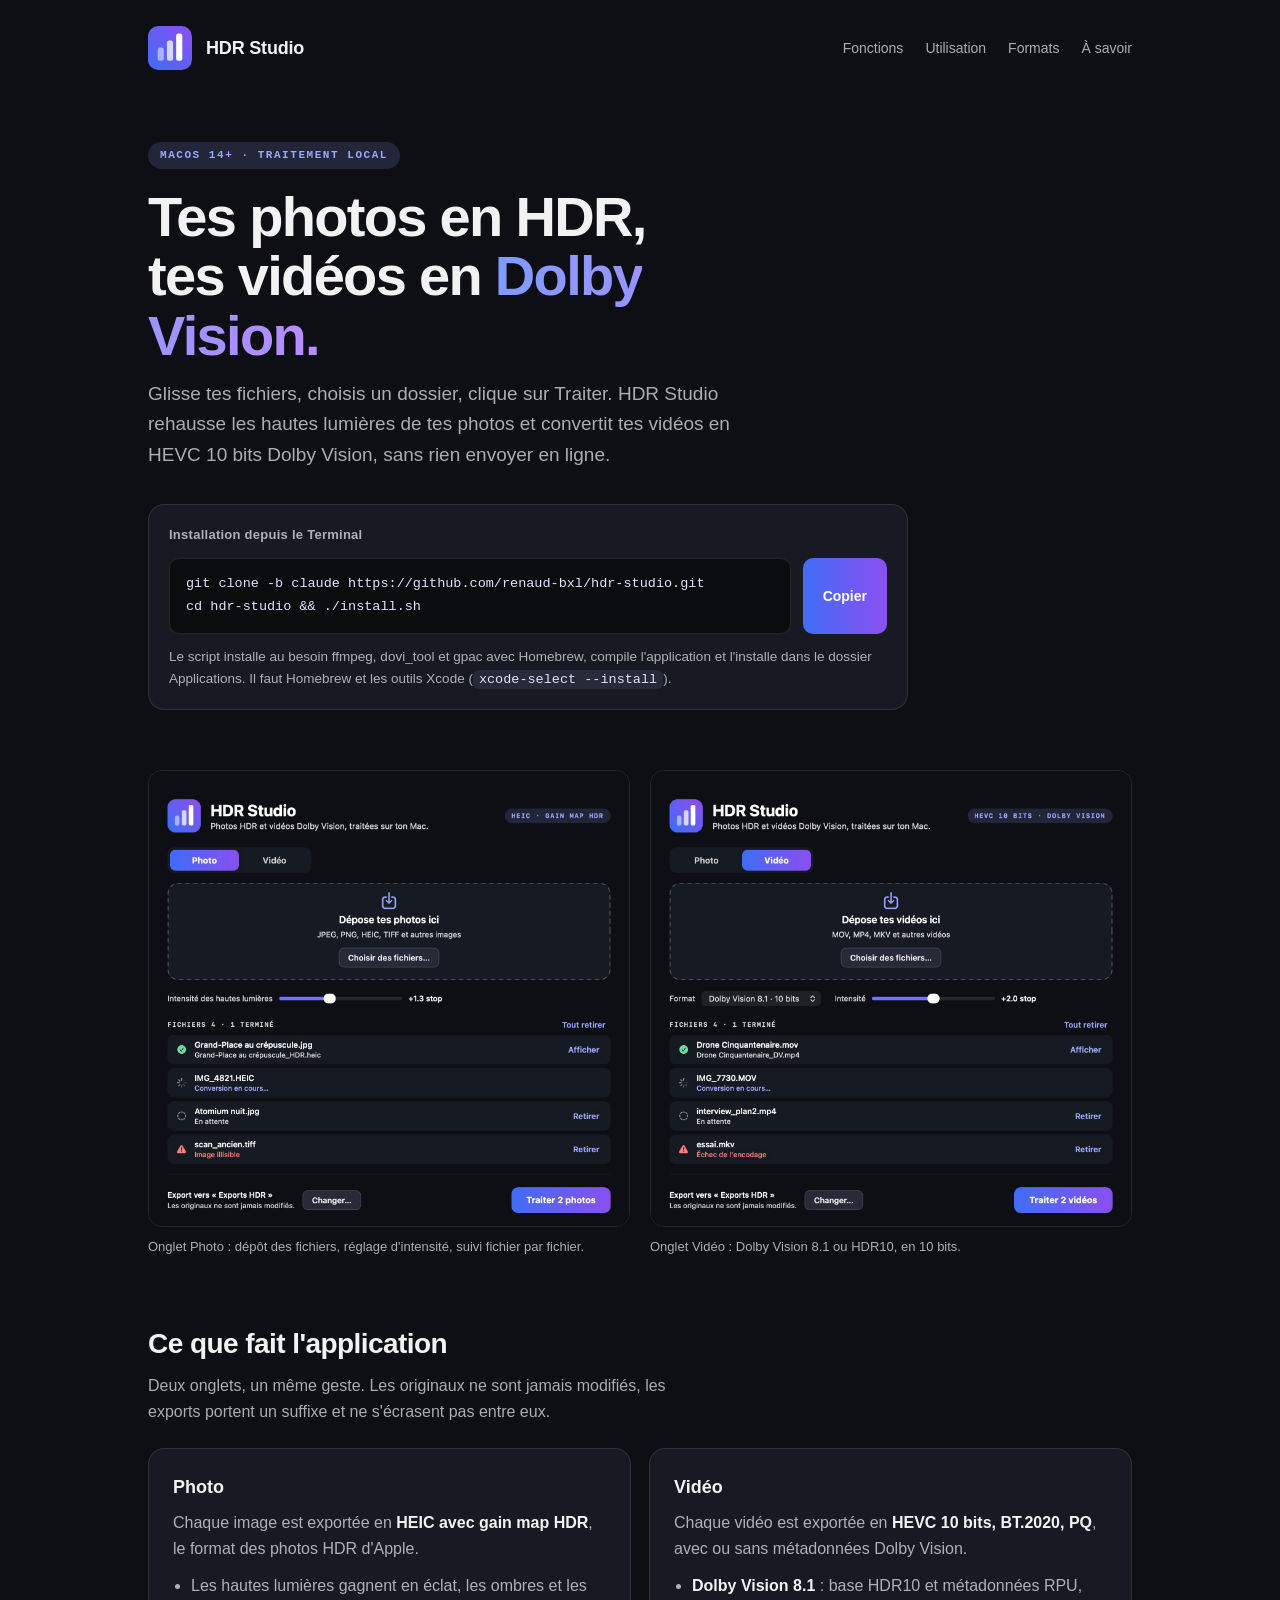
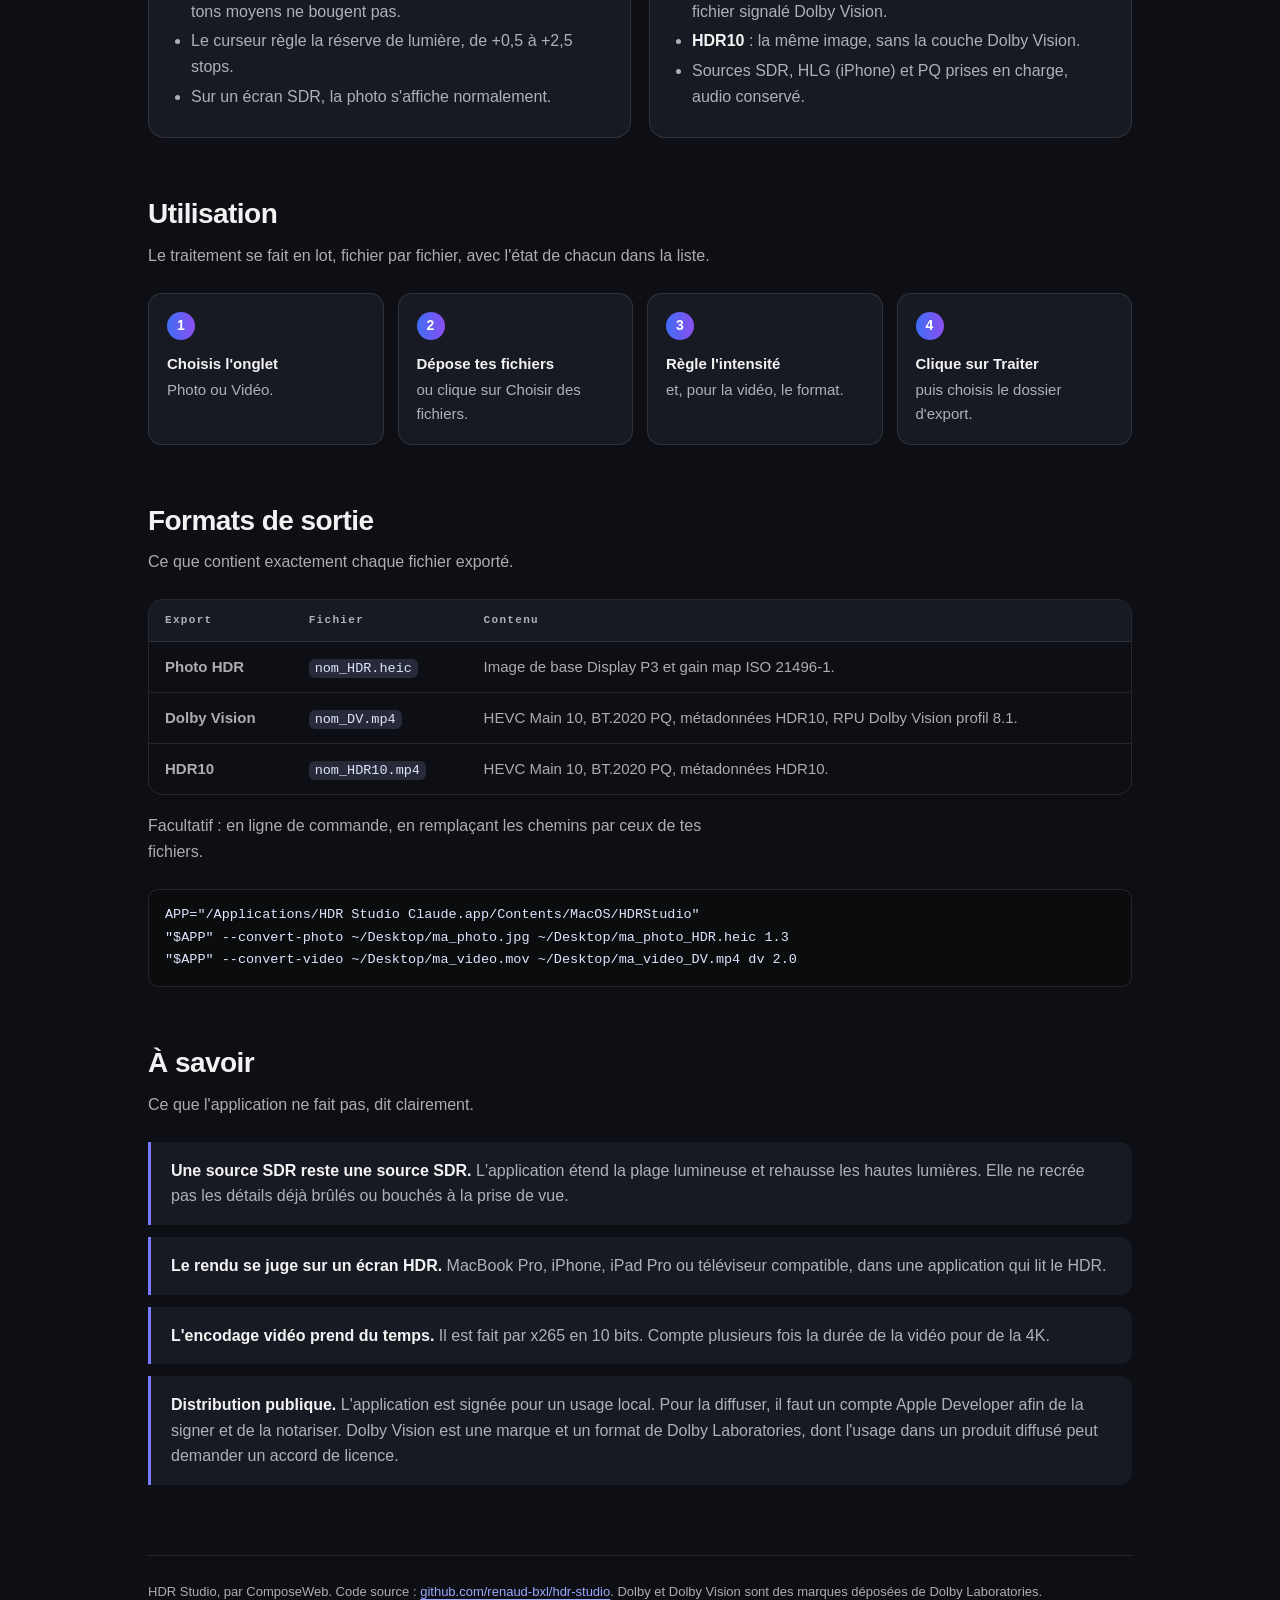
<file: docs/index.html>
<!DOCTYPE html>
<html lang="fr">
<head>
<meta charset="utf-8">
<meta name="viewport" content="width=device-width, initial-scale=1">
<title>HDR Studio, photos HDR et vidéos Dolby Vision sur Mac</title>
<meta name="description" content="HDR Studio transforme tes photos en HEIC HDR et tes vidéos en Dolby Vision 10 bits, directement sur ton Mac.">
<link rel="icon" href="data:image/svg+xml,%3Csvg xmlns='http://www.w3.org/2000/svg' viewBox='0 0 100 100'%3E%3Cdefs%3E%3ClinearGradient id='g' x1='0' y1='1' x2='1' y2='0'%3E%3Cstop offset='0' stop-color='%233f6df6'/%3E%3Cstop offset='1' stop-color='%238b4ff0'/%3E%3C/linearGradient%3E%3C/defs%3E%3Crect width='100' height='100' rx='24' fill='url(%23g)'/%3E%3Crect x='22' y='49' width='14' height='30' rx='5' fill='%23fff' opacity='.5'/%3E%3Crect x='43' y='33' width='14' height='46' rx='5' fill='%23fff' opacity='.75'/%3E%3Crect x='64' y='17' width='14' height='62' rx='5' fill='%23fff'/%3E%3C/svg%3E">
<style>
  :root {
    --bg: #0e0f15; --panel: #181a23; --panel-hi: #272a38; --line: rgba(255,255,255,.10);
    --text: rgba(255,255,255,.95); --dim: rgba(255,255,255,.66); --accent: #9aa8ff; --on-accent: #fff;
    --grad: linear-gradient(90deg, #3f6df6, #8b4ff0); --code: #dfe4ff;
    --ok: #6edb9e;
  }
  * { box-sizing: border-box; }
  html { scroll-behavior: smooth; }
  body {
    margin: 0; background: var(--bg); color: var(--text);
    font: 16px/1.6 -apple-system, BlinkMacSystemFont, "SF Pro Text", "Segoe UI", Roboto, sans-serif;
    -webkit-font-smoothing: antialiased;
  }
  a { color: var(--accent); text-decoration-thickness: 1px; text-underline-offset: 3px; }
  .wrap { max-width: 1040px; margin: 0 auto; padding: 0 28px; }
  header.top { display: flex; align-items: center; gap: 14px; padding: 26px 0; }
  header.top svg { width: 44px; height: 44px; flex: none; }
  header.top strong { font-size: 18px; letter-spacing: -.01em; }
  header.top nav { margin-left: auto; display: flex; gap: 22px; font-size: 14px; }
  header.top nav a { color: var(--dim); text-decoration: none; }
  header.top nav a:hover { color: var(--text); }

  .hero { padding: 44px 0 30px; display: grid; grid-template-columns: 1fr; gap: 34px; }
  .hero > * { min-width: 0; }
  .tag {
    display: inline-block; font: 600 11px/1 ui-monospace, "SF Mono", Menlo, monospace; letter-spacing: .14em;
    color: var(--accent); background: rgba(154,168,255,.15); padding: 8px 12px; border-radius: 999px;
  }
  h1 span { background: linear-gradient(90deg, #7f9bff, #b98cff); -webkit-background-clip: text; background-clip: text; color: transparent; }
  h1 { overflow-wrap: break-word; font-size: clamp(32px, 5.4vw, 56px); line-height: 1.06; letter-spacing: -.03em; margin: 18px 0 14px; max-width: 16ch; }
  .lead { font-size: 19px; color: var(--dim); max-width: 60ch; margin: 0; }

  .install { background: var(--panel); border: 1px solid var(--line); border-radius: 16px; padding: 20px; max-width: 760px; }
  .install h2 { font-size: 13px; font-weight: 600; color: var(--dim); margin: 0 0 12px; letter-spacing: .02em; }
  .cmd { display: flex; gap: 12px; align-items: stretch; }
  pre {
    margin: 0; flex: 1; min-width: 0; overflow-x: auto; background: #0b0c0e; border: 1px solid var(--line);
    border-radius: 10px; padding: 14px 16px; font: 13.5px/1.7 ui-monospace, "SF Mono", Menlo, monospace; color: var(--code);
  }
  button.copy {
    border: 0; border-radius: 10px; padding: 0 20px; background: var(--grad); color: var(--on-accent);
    font: 700 14px -apple-system, BlinkMacSystemFont, sans-serif; cursor: pointer; white-space: nowrap;
  }
  button.copy:hover { filter: brightness(1.1); }
  button.copy:focus-visible, a:focus-visible { outline: 2px solid #fff; outline-offset: 2px; }
  .install p { margin: 12px 0 0; font-size: 13.5px; color: var(--dim); }

  .shots { display: grid; grid-template-columns: 1fr 1fr; gap: 20px; padding: 30px 0 10px; }
  .shots figure { margin: 0; }
  .shots img { width: 100%; display: block; border-radius: 14px; border: 1px solid var(--line); }
  .shots figcaption { font-size: 13px; color: var(--dim); margin-top: 10px; }

  section { padding: 54px 0 0; }
  h2.sec { font-size: 28px; letter-spacing: -.02em; margin: 0 0 6px; }
  p.sub { color: var(--dim); margin: 0 0 24px; max-width: 64ch; }
  .grid { display: grid; grid-template-columns: repeat(2, 1fr); gap: 18px; }
  .card { background: var(--panel); border: 1px solid var(--line); border-radius: 16px; padding: 24px; }
  .card h3 { margin: 0 0 8px; font-size: 18px; }
  .card p { margin: 0 0 12px; color: var(--dim); }
  .card ul { margin: 0; padding-left: 18px; color: var(--dim); }
  .card li { margin: 4px 0; }
  .card li b, .card p b { color: var(--text); font-weight: 600; }

  ol.steps { list-style: none; counter-reset: s; margin: 0; padding: 0; display: grid; grid-template-columns: repeat(4, 1fr); gap: 14px; }
  ol.steps li { counter-increment: s; background: var(--panel); border: 1px solid var(--line); border-radius: 14px; padding: 18px; color: var(--dim); font-size: 15px; }
  ol.steps li::before {
    content: counter(s); display: grid; place-items: center; width: 28px; height: 28px; border-radius: 50%;
    background: var(--grad); color: var(--on-accent); font-weight: 700; font-size: 14px; margin-bottom: 12px;
  }
  ol.steps b { color: var(--text); display: block; margin-bottom: 2px; }

  .tablewrap { overflow-x: auto; border: 1px solid var(--line); border-radius: 14px; }
  table { border-collapse: collapse; width: 100%; min-width: 620px; font-size: 15px; }
  th, td { text-align: left; padding: 13px 16px; border-bottom: 1px solid var(--line); vertical-align: top; }
  th { font: 600 11px/1.4 ui-monospace, "SF Mono", Menlo, monospace; letter-spacing: .12em; color: var(--dim); background: var(--panel); }
  tr:last-child td { border-bottom: 0; }
  td:first-child { font-weight: 600; white-space: nowrap; }
  td { color: var(--dim); }
  code { font: 13.5px ui-monospace, "SF Mono", Menlo, monospace; background: var(--panel-hi); padding: 2px 6px; border-radius: 6px; color: var(--code); }

  .notes { display: grid; gap: 12px; }
  .note { border-left: 3px solid #7a7cff; background: var(--panel); border-radius: 0 12px 12px 0; padding: 16px 20px; color: var(--dim); }
  .note b { color: var(--text); }

  footer { margin-top: 70px; border-top: 1px solid var(--line); padding: 26px 0 50px; color: var(--dim); font-size: 13px; }

  @media (max-width: 820px) {
    .shots, .grid { grid-template-columns: 1fr; }
    ol.steps { grid-template-columns: 1fr 1fr; }
    header.top nav { display: none; }
    .cmd { flex-direction: column; }
    .wrap { padding: 0 18px; }
    pre { font-size: 12.5px; }
    button.copy { padding: 12px 18px; }
  }
</style>
</head>
<body>
<div class="wrap">

  <header class="top">
    <svg viewBox="0 0 100 100" width="44" height="44" aria-hidden="true"><defs><linearGradient id="lg" x1="0" y1="1" x2="1" y2="0"><stop offset="0" stop-color="#3f6df6"/><stop offset="1" stop-color="#8b4ff0"/></linearGradient></defs><rect width="100" height="100" rx="24" fill="url(#lg)"/><rect x="22" y="49" width="14" height="30" rx="5" fill="#fff" opacity=".5"/><rect x="43" y="33" width="14" height="46" rx="5" fill="#fff" opacity=".75"/><rect x="64" y="17" width="14" height="62" rx="5" fill="#fff"/></svg>
    <strong>HDR Studio</strong>
    <nav>
      <a href="#fonctions">Fonctions</a>
      <a href="#utilisation">Utilisation</a>
      <a href="#formats">Formats</a>
      <a href="#limites">À savoir</a>
    </nav>
  </header>

  <div class="hero">
    <div>
      <span class="tag">MACOS 14+ · TRAITEMENT LOCAL</span>
      <h1>Tes photos en HDR, tes vidéos en <span>Dolby Vision.</span></h1>
      <p class="lead">Glisse tes fichiers, choisis un dossier, clique sur Traiter. HDR Studio rehausse les hautes lumières de tes photos et convertit tes vidéos en HEVC 10 bits Dolby Vision, sans rien envoyer en ligne.</p>
    </div>

    <div class="install" id="installer">
      <h2>Installation depuis le Terminal</h2>
      <div class="cmd">
        <pre id="cmd">git clone -b claude https://github.com/renaud-bxl/hdr-studio.git
cd hdr-studio &amp;&amp; ./install.sh</pre>
        <button class="copy" id="copy" type="button">Copier</button>
      </div>
      <p>Le script installe au besoin ffmpeg, dovi_tool et gpac avec Homebrew, compile l'application et l'installe dans le dossier Applications. Il faut Homebrew et les outils Xcode (<code>xcode-select --install</code>).</p>
    </div>
  </div>

  <div class="shots">
    <figure>
      <img src="capture-photo.jpg" alt="Onglet Photo de HDR Studio avec une liste de fichiers en cours de traitement" loading="lazy">
      <figcaption>Onglet Photo : dépôt des fichiers, réglage d'intensité, suivi fichier par fichier.</figcaption>
    </figure>
    <figure>
      <img src="capture-video.jpg" alt="Onglet Vidéo de HDR Studio avec le choix du format Dolby Vision" loading="lazy">
      <figcaption>Onglet Vidéo : Dolby Vision 8.1 ou HDR10, en 10 bits.</figcaption>
    </figure>
  </div>

  <section id="fonctions">
    <h2 class="sec">Ce que fait l'application</h2>
    <p class="sub">Deux onglets, un même geste. Les originaux ne sont jamais modifiés, les exports portent un suffixe et ne s'écrasent pas entre eux.</p>
    <div class="grid">
      <div class="card">
        <h3>Photo</h3>
        <p>Chaque image est exportée en <b>HEIC avec gain map HDR</b>, le format des photos HDR d'Apple.</p>
        <ul>
          <li>Les hautes lumières gagnent en éclat, les ombres et les tons moyens ne bougent pas.</li>
          <li>Le curseur règle la réserve de lumière, de +0,5 à +2,5 stops.</li>
          <li>Sur un écran SDR, la photo s'affiche normalement.</li>
        </ul>
      </div>
      <div class="card">
        <h3>Vidéo</h3>
        <p>Chaque vidéo est exportée en <b>HEVC 10 bits, BT.2020, PQ</b>, avec ou sans métadonnées Dolby Vision.</p>
        <ul>
          <li><b>Dolby Vision 8.1</b> : base HDR10 et métadonnées RPU, fichier signalé Dolby Vision.</li>
          <li><b>HDR10</b> : la même image, sans la couche Dolby Vision.</li>
          <li>Sources SDR, HLG (iPhone) et PQ prises en charge, audio conservé.</li>
        </ul>
      </div>
    </div>
  </section>

  <section id="utilisation">
    <h2 class="sec">Utilisation</h2>
    <p class="sub">Le traitement se fait en lot, fichier par fichier, avec l'état de chacun dans la liste.</p>
    <ol class="steps">
      <li><b>Choisis l'onglet</b>Photo ou Vidéo.</li>
      <li><b>Dépose tes fichiers</b>ou clique sur Choisir des fichiers.</li>
      <li><b>Règle l'intensité</b>et, pour la vidéo, le format.</li>
      <li><b>Clique sur Traiter</b>puis choisis le dossier d'export.</li>
    </ol>
  </section>

  <section id="formats">
    <h2 class="sec">Formats de sortie</h2>
    <p class="sub">Ce que contient exactement chaque fichier exporté.</p>
    <div class="tablewrap">
      <table>
        <thead><tr><th>Export</th><th>Fichier</th><th>Contenu</th></tr></thead>
        <tbody>
          <tr><td>Photo HDR</td><td><code>nom_HDR.heic</code></td><td>Image de base Display P3 et gain map ISO 21496-1.</td></tr>
          <tr><td>Dolby Vision</td><td><code>nom_DV.mp4</code></td><td>HEVC Main 10, BT.2020 PQ, métadonnées HDR10, RPU Dolby Vision profil 8.1.</td></tr>
          <tr><td>HDR10</td><td><code>nom_HDR10.mp4</code></td><td>HEVC Main 10, BT.2020 PQ, métadonnées HDR10.</td></tr>
        </tbody>
      </table>
    </div>
    <p class="sub" style="margin-top:18px">Facultatif : en ligne de commande, en remplaçant les chemins par ceux de tes fichiers.</p>
    <pre>APP="/Applications/HDR Studio Claude.app/Contents/MacOS/HDRStudio"
"$APP" --convert-photo ~/Desktop/ma_photo.jpg ~/Desktop/ma_photo_HDR.heic 1.3
"$APP" --convert-video ~/Desktop/ma_video.mov ~/Desktop/ma_video_DV.mp4 dv 2.0</pre>
  </section>

  <section id="limites">
    <h2 class="sec">À savoir</h2>
    <p class="sub">Ce que l'application ne fait pas, dit clairement.</p>
    <div class="notes">
      <div class="note"><b>Une source SDR reste une source SDR.</b> L'application étend la plage lumineuse et rehausse les hautes lumières. Elle ne recrée pas les détails déjà brûlés ou bouchés à la prise de vue.</div>
      <div class="note"><b>Le rendu se juge sur un écran HDR.</b> MacBook Pro, iPhone, iPad Pro ou téléviseur compatible, dans une application qui lit le HDR.</div>
      <div class="note"><b>L'encodage vidéo prend du temps.</b> Il est fait par x265 en 10 bits. Compte plusieurs fois la durée de la vidéo pour de la 4K.</div>
      <div class="note"><b>Distribution publique.</b> L'application est signée pour un usage local. Pour la diffuser, il faut un compte Apple Developer afin de la signer et de la notariser. Dolby Vision est une marque et un format de Dolby Laboratories, dont l'usage dans un produit diffusé peut demander un accord de licence.</div>
    </div>
  </section>

  <footer>
    HDR Studio, par ComposeWeb. Code source : <a href="https://github.com/renaud-bxl/hdr-studio/tree/claude">github.com/renaud-bxl/hdr-studio</a>.
    Dolby et Dolby Vision sont des marques déposées de Dolby Laboratories.
  </footer>
</div>

<script>
  const btn = document.getElementById('copy');
  btn.addEventListener('click', async () => {
    const text = document.getElementById('cmd').innerText;
    try {
      await navigator.clipboard.writeText(text);
    } catch (e) {
      const r = document.createRange();
      r.selectNodeContents(document.getElementById('cmd'));
      const s = getSelection(); s.removeAllRanges(); s.addRange(r);
      document.execCommand('copy'); s.removeAllRanges();
    }
    btn.textContent = 'Copié';
    setTimeout(() => { btn.textContent = 'Copier'; }, 1600);
  });
</script>
</body>
</html>
</file>
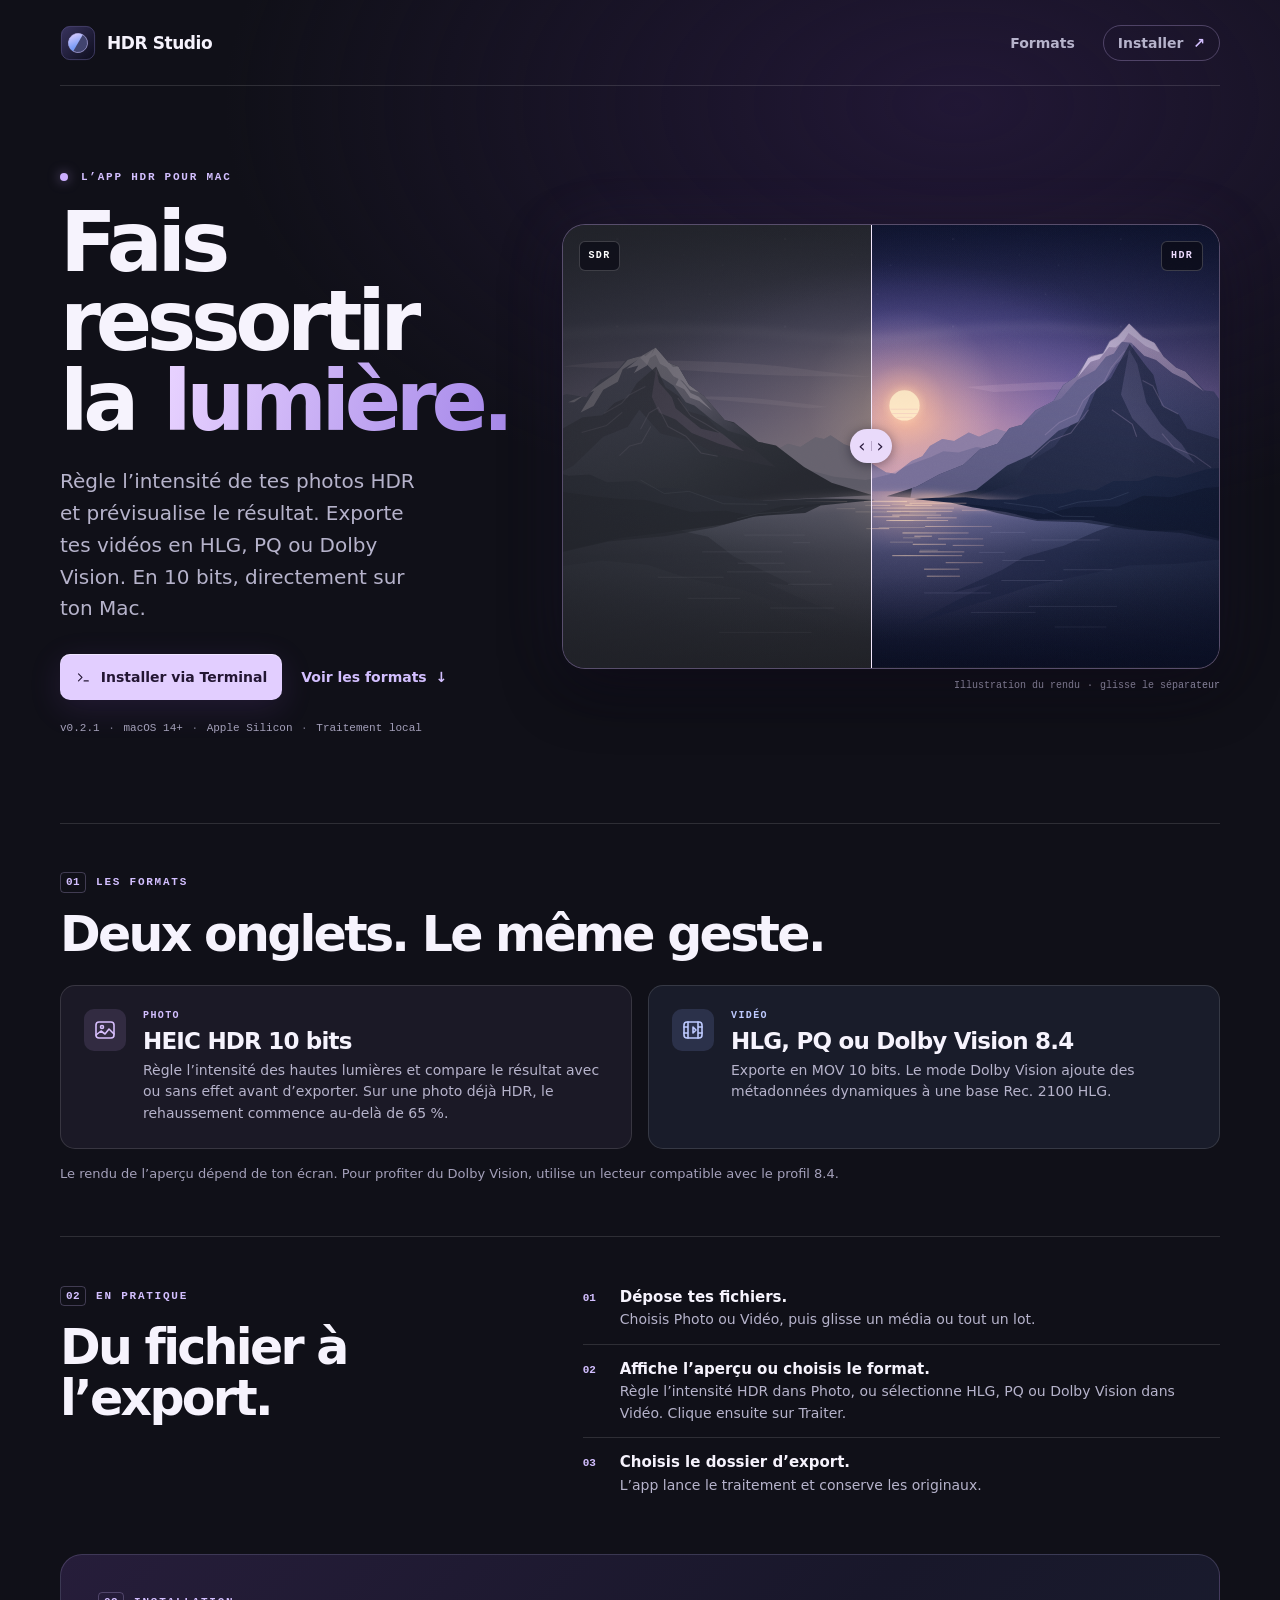
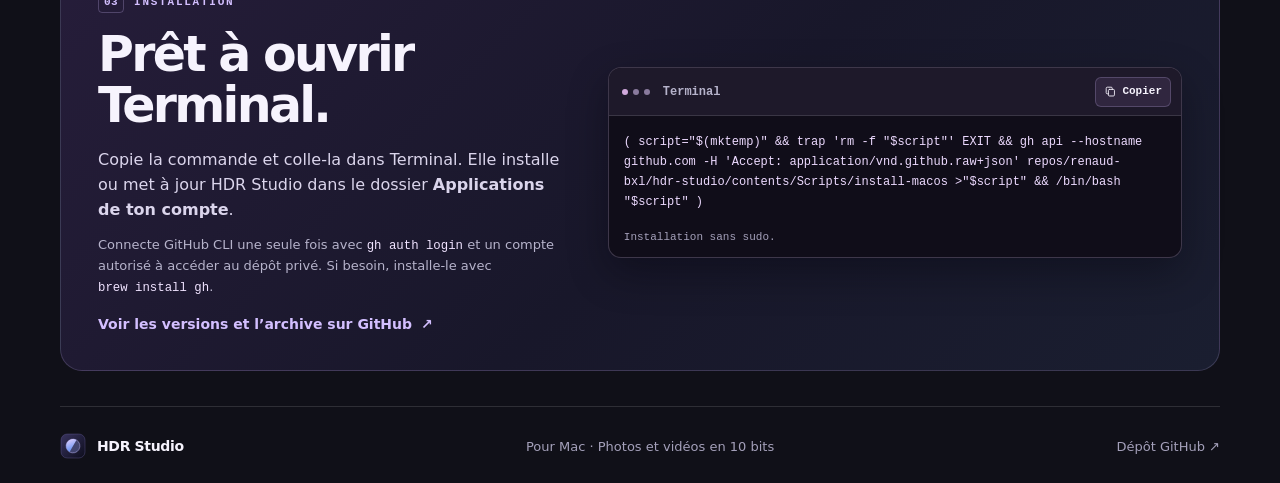
<file: Website/index.html>
<!doctype html>
<html lang="fr">
<head>
  <meta charset="utf-8">
  <meta name="viewport" content="width=device-width, initial-scale=1">
  <meta name="theme-color" content="#101018">
  <meta name="description" content="HDR Studio : règle et prévisualise tes photos HDR sur Mac, et exporte tes vidéos en Rec. 2100 HLG, PQ ou Dolby Vision 8.4.">
  <title>HDR Studio — Photos et vidéos HDR sur Mac</title>
  <link rel="icon" type="image/svg+xml" href="assets/icon.svg">
  <link rel="stylesheet" href="style.css">
  <script src="site.js" defer></script>
</head>
<body>
  <a class="skip" href="#contenu">Aller au contenu</a>
  <header class="top wrap">
    <a class="wordmark" href="#contenu"><img src="assets/icon.svg" width="36" height="36" alt="">HDR Studio</a>
    <nav aria-label="Navigation principale">
      <a class="nav-formats" href="#formats">Formats</a>
      <a class="nav-install" href="#installer">Installer <span aria-hidden="true">↗</span></a>
    </nav>
  </header>

  <main id="contenu">
    <section class="hero wrap" aria-labelledby="titre">
      <div class="hero-copy">
        <p class="eyebrow"><span class="signal" aria-hidden="true"></span> L’APP HDR POUR MAC</p>
        <h1 id="titre">Fais ressortir<br>la <em>lumière.</em></h1>
        <p class="lead">Règle l’intensité de tes photos HDR et prévisualise le résultat. Exporte tes vidéos en HLG, PQ ou Dolby Vision. En 10 bits, directement sur ton Mac.</p>
        <div class="actions">
          <a class="button primary" href="#installer"><svg aria-hidden="true" viewBox="0 0 24 24"><path d="m5 7 5 5-5 5m8 0h6"/></svg> Installer via Terminal</a>
          <a class="text-link" href="#formats">Voir les formats <span aria-hidden="true">↓</span></a>
        </div>
        <p class="compat">v0.2.1 <span aria-hidden="true">·</span> macOS 14+ <span aria-hidden="true">·</span> Apple Silicon <span aria-hidden="true">·</span> Traitement local</p>
      </div>

      <figure class="comparison">
        <div class="comparison-frame" id="comparison">
          <div class="scene scene-sdr" aria-hidden="true"></div>
          <div class="scene scene-hdr" aria-hidden="true"></div>
          <span class="image-label sdr" aria-hidden="true">SDR</span>
          <span class="image-label hdr" aria-hidden="true">HDR</span>
          <div class="divider" aria-hidden="true"><span>‹ <b></b> ›</span></div>
          <input type="range" id="split" min="0" max="100" value="47" aria-label="Position du séparateur de l’illustration SDR et HDR" aria-describedby="demo-note">
        </div>
        <figcaption id="demo-note">Illustration du rendu <span aria-hidden="true">·</span> glisse le séparateur</figcaption>
      </figure>
    </section>

    <section id="formats" class="formats wrap" aria-labelledby="formats-titre">
      <p class="eyebrow"><span class="index">01</span> LES FORMATS</p>
      <h2 id="formats-titre">Deux onglets. Le même geste.</h2>
      <div class="format-grid">
        <article class="format photo">
          <span class="format-icon"><svg aria-hidden="true" viewBox="0 0 24 24"><rect x="3" y="4" width="18" height="16" rx="3"/><circle cx="9" cy="9" r="1.5"/><path d="m3 17 5-4 4 3 4-5 5 5"/></svg></span>
          <div>
            <p class="format-kind">PHOTO</p>
            <h3>HEIC HDR 10 bits</h3>
            <p>Règle l’intensité des hautes lumières et compare le résultat avec ou sans effet avant d’exporter. Sur une photo déjà HDR, le rehaussement commence au-delà de 65 %.</p>
          </div>
        </article>
        <article class="format video">
          <span class="format-icon"><svg aria-hidden="true" viewBox="0 0 24 24"><rect x="3" y="4" width="18" height="16" rx="3"/><path d="M7 4v16M17 4v16M3 9h4m-4 6h4m10-6h4m-4 6h4m-9-6 3 3-3 3z"/></svg></span>
          <div>
            <p class="format-kind">VIDÉO</p>
            <h3>HLG, PQ ou Dolby Vision 8.4</h3>
            <p>Exporte en MOV 10 bits. Le mode Dolby Vision ajoute des métadonnées dynamiques à une base Rec. 2100 HLG.</p>
          </div>
        </article>
      </div>
      <p class="format-note">Le rendu de l’aperçu dépend de ton écran. Pour profiter du Dolby Vision, utilise un lecteur compatible avec le profil 8.4.</p>
    </section>

    <section class="workflow wrap" aria-labelledby="parcours-titre">
      <div>
        <p class="eyebrow"><span class="index">02</span> EN PRATIQUE</p>
        <h2 id="parcours-titre">Du fichier à l’export.</h2>
      </div>
      <ol>
        <li><strong>Dépose tes fichiers.</strong> Choisis Photo ou Vidéo, puis glisse un média ou tout un lot.</li>
        <li><strong>Affiche l’aperçu ou choisis le format.</strong> Règle l’intensité HDR dans Photo, ou sélectionne HLG, PQ ou Dolby Vision dans Vidéo. Clique ensuite sur Traiter.</li>
        <li><strong>Choisis le dossier d’export.</strong> L’app lance le traitement et conserve les originaux.</li>
      </ol>
    </section>

    <section class="installation wrap" id="installer" aria-labelledby="installation-titre">
      <div class="install-copy">
        <p class="eyebrow"><span class="index">03</span> INSTALLATION</p>
        <h2 id="installation-titre">Prêt à ouvrir Terminal.</h2>
        <p class="install-lead">Copie la commande et colle-la dans Terminal. Elle installe ou met à jour HDR Studio dans le dossier <strong>Applications de ton compte</strong>.</p>
        <p class="requirement">Connecte GitHub CLI une seule fois avec <code>gh auth login</code> et un compte autorisé à accéder au dépôt privé. Si besoin, installe-le avec <code>brew install gh</code>.</p>
        <a class="archive-link" href="https://github.com/renaud-bxl/hdr-studio/releases/latest">Voir les versions et l’archive sur GitHub <span aria-hidden="true">↗</span></a>
      </div>

      <div class="terminal">
        <div class="terminal-top">
          <div class="lights" aria-hidden="true"><i></i><i></i><i></i></div>
          <span>Terminal</span>
          <button type="button" id="copy" hidden><svg aria-hidden="true" viewBox="0 0 24 24"><rect x="8" y="8" width="11" height="12" rx="2"/><path d="M15 8V6a2 2 0 0 0-2-2H6a2 2 0 0 0-2 2v8a2 2 0 0 0 2 2h2"/></svg><span>Copier</span></button>
        </div>
        <pre class="terminal-body"><code id="install-command">( script="$(mktemp)" &amp;&amp; trap 'rm -f "$script"' EXIT &amp;&amp; gh api --hostname github.com -H 'Accept: application/vnd.github.raw+json' repos/renaud-bxl/hdr-studio/contents/Scripts/install-macos &gt;"$script" &amp;&amp; /bin/bash "$script" )</code></pre>
        <div class="terminal-foot" id="copy-status" role="status" aria-live="polite">Installation sans sudo.</div>
      </div>
    </section>
  </main>
  <footer class="footer wrap">
    <a class="wordmark" href="#contenu"><img src="assets/icon.svg" width="26" height="26" alt="">HDR Studio</a>
    <p>Pour Mac · Photos et vidéos en 10 bits</p>
    <a href="https://github.com/renaud-bxl/hdr-studio">Dépôt GitHub <span aria-hidden="true">↗</span></a>
  </footer>
</body>
</html>
</file>
<file: Website/style.css>
:root {
  color-scheme: dark;
  font-family: -apple-system, BlinkMacSystemFont, "Inter", system-ui, sans-serif;
  background: #101018;
  color: #f6f3fd;
  --ink: #f6f3fd;
  --muted: #b6b3cb;
  --subtle: #a4a0ba;
  --violet: #d3bfff;
  --line: #ffffff20;
  --mono: ui-monospace, SFMono-Regular, Menlo, Consolas, monospace;
  font-synthesis: none;
  scroll-behavior: smooth;
}

*, *::before, *::after { box-sizing: border-box; }
body { margin: 0; background: radial-gradient(ellipse 59rem 34rem at 75% 5%, #211735 0%, transparent 78%), #101018; }
a { text-decoration: none; color: inherit; }
a:focus-visible, button:focus-visible, input:focus-visible { outline: 2px solid #e0cbff; outline-offset: 5px; }
button { font: inherit; }
img { display: block; max-width: 100%; }
svg { width: 1.2em; height: 1.2em; fill: none; stroke: currentColor; stroke-width: 1.6; stroke-linecap: round; stroke-linejoin: round; }
.wrap { width: min(1160px, 100% - 100px); margin-inline: auto; }
.skip { position: fixed; z-index: 10; translate: 10px -150%; padding: 12px 18px; background: #e0cbff; color: #211333; border-radius: 5px; }
.skip:focus { translate: 10px 10px; }
.top { display: flex; align-items: center; justify-content: space-between; min-height: 86px; border-bottom: 1px solid var(--line); }
.wordmark { display: inline-flex; align-items: center; gap: 11px; font-size: 17px; font-weight: 750; white-space: nowrap; letter-spacing: -.025em; }
.top nav { display: flex; align-items: center; gap: 28px; color: var(--muted); font-size: 14px; font-weight: 600; }
.top nav a:hover, .footer > a:last-child:hover { color: var(--ink); }
.nav-install { border: 1px solid #d6bfff46; border-radius: 999px; padding: 9px 14px; }
.nav-install span { margin-left: 5px; color: var(--violet); }
.hero { display: grid; grid-template-columns: 0.82fr 1.18fr; align-items: center; gap: 44px; padding-block: 83px 76px; }
.hero-copy { padding-bottom: 10px; }
.eyebrow { display: flex; gap: 10px; align-items: center; font: 650 11px/1.5 var(--mono); letter-spacing: .16em; color: var(--violet); margin: 0 0 17px; }
.signal { width: 8px; height: 8px; background: #ccafff; border-radius: 50%; box-shadow: 0 0 12px #c1a0fa8a; margin-right: 3px; }
h1, h2, h3, p { margin: 0; }
h1 { font-size: clamp(57px, 6.5vw, 98px); font-weight: 760; line-height: .96; letter-spacing: -.064em; word-spacing: .065em; }
h1 em { font-style: normal; color: #d2b6fc; background: linear-gradient(107deg, #e7d1ff 4%, #a88bea 92%); background-clip: text; -webkit-text-fill-color: transparent; }
.lead { font-size: clamp(16px, 1.7vw, 20px); line-height: 1.59; color: var(--muted); margin-top: 24px; max-width: 370px; }
.actions { display: flex; align-items: center; flex-wrap: wrap; gap: 15px 19px; margin-top: 29px; }
.button { display: inline-flex; align-items: center; gap: 9px; border-radius: 10px; padding: 12px 15px; font-weight: 720; font-size: 14px; min-height: 46px; }
.primary { background: #e2ceff; color: #231633; box-shadow: inset 0 1px 0 #ffffff70, 0 8px 32px #8c50d128; }
.primary:hover { background: #eee0ff; }
.text-link, .archive-link { font-weight: 670; font-size: 14px; color: var(--violet); }
.text-link:hover, .archive-link:hover { text-decoration: underline; text-underline-offset: 4px; }
.text-link span, .archive-link span { margin-left: 4px; }
.compat { font: 500 11px/1.65 var(--mono); color: var(--subtle); margin-top: 19px; }
.compat span { margin-inline: 2px; opacity: .7; }
.comparison { margin: 0; min-width: 0; }
.comparison-frame {
  --split: 47%;
  position: relative;
  isolation: isolate;
  aspect-ratio: 1.48;
  overflow: hidden;
  border: 1px solid #e3cdfb44;
  border-radius: 23px;
  background: #251f38;
  box-shadow: 0 20px 60px #04020b77, 0 0 70px #bb8efa12;
}
.scene { position: absolute; inset: 0; background: url("assets/prism-landscape.svg") center / cover no-repeat; }
.scene-sdr { filter: saturate(.52) contrast(.75) brightness(.77); }
.scene-hdr { clip-path: inset(0 0 0 var(--split)); }
.image-label { position: absolute; top: 16px; font: 650 10px/1 var(--mono); letter-spacing: .13em; background: #0b0b16bf; color: #fff; border: 1px solid #ffffff30; border-radius: 6px; padding: 9px; }
.image-label.sdr { left: 16px; }
.image-label.hdr { right: 16px; color: #eedcff; }
.divider { position: absolute; inset: 0 auto 0 var(--split); width: 1px; background: #f5e9ff; pointer-events: none; }
.divider span { display: flex; gap: 5px; align-items: center; justify-content: center; position: absolute; top: 50%; left: 0; translate: -50% -50%; color: #27183a; background: #e9dafa; box-shadow: 0 2px 12px #0805126e; border-radius: 99px; width: 42px; height: 34px; font-size: 18px; line-height: 1; }
.divider b { height: 10px; width: 1px; background: #6b557c5e; }
#split { position: absolute; inset: 0; display: block; width: 100%; height: 100%; margin: 0; opacity: 0; cursor: ew-resize; touch-action: pan-y; appearance: none; -webkit-appearance: none; background: transparent; }
#split::-webkit-slider-thumb { width: 1px; height: 100%; appearance: none; -webkit-appearance: none; }
#split::-moz-range-thumb { width: 1px; border: 0; background: transparent; }
.comparison-frame:focus-within { outline: 2px solid #e0cbff; outline-offset: 5px; }
figcaption { text-align: right; font: 500 10px/1.4 var(--mono); color: var(--subtle); margin-top: 10px; }
figcaption span { margin-inline: 1px; }
.formats { border-top: 1px solid var(--line); padding-block: 48px 52px; scroll-margin-top: 18px; }
.index { border: 1px solid #d3bfff40; border-radius: 4px; color: var(--violet); padding: 1px 5px; letter-spacing: .04em; }
h2 { font-size: clamp(33px, 4vw, 49px); font-weight: 720; line-height: 1.04; letter-spacing: -.055em; }
.format-grid { display: grid; grid-template-columns: repeat(2, 1fr); gap: 16px; margin-top: 24px; }
.format { display: flex; gap: 17px; align-items: flex-start; padding: 23px; background: #1b1926; border: 1px solid var(--line); border-radius: 15px; }
.format.video { background: #191c2a; }
.format-icon { flex: none; display: grid; place-items: center; width: 42px; height: 42px; border-radius: 10px; background: #c4a5f521; color: #d8bffd; font-size: 20px; }
.video .format-icon { background: #92a8fa26; color: #becaff; }
.format-kind { color: var(--violet); font: 650 10px/1.4 var(--mono); letter-spacing: .14em; margin-bottom: 5px; }
.video .format-kind { color: #becaff; }
h3 { font-size: clamp(18px, 2.2vw, 23px); font-weight: 720; letter-spacing: -.035em; margin-bottom: 6px; }
.format div > p:last-child { color: var(--muted); font-size: 14px; line-height: 1.55; }
.format-note { color: var(--subtle); font-size: 13px; line-height: 1.55; margin-top: 15px; }
.workflow { display: grid; grid-template-columns: .86fr 1.14fr; gap: 42px; border-top: 1px solid var(--line); padding-block: 49px 58px; }
.workflow ol { list-style: none; margin: 0; padding: 0; counter-reset: step; }
.workflow li { display: grid; grid-template-columns: 24px 1fr; grid-template-rows: auto auto; column-gap: 13px; border-bottom: 1px solid var(--line); padding: 0 0 13px; margin: 0 0 13px; color: var(--muted); font-size: 14px; line-height: 1.55; counter-increment: step; }
.workflow li:last-child { padding-bottom: 0; margin-bottom: 0; border-bottom: 0; }
.workflow li::before { content: counter(step, decimal-leading-zero); grid-row: 1 / span 2; color: var(--violet); font: 600 11px/2.25 var(--mono); }
.workflow li strong { color: var(--ink); font-size: 15px; }
.installation { display: grid; grid-template-columns: .9fr 1.1fr; gap: 40px; padding: 37px; align-items: center; border-radius: 22px; background: linear-gradient(135deg, #261d3a, #18172a 54%, #1a1e30); border: 1px solid #d3bfff2e; scroll-margin-top: 20px; }
.install-lead { color: #dbd5ec; line-height: 1.58; margin: 15px 0 12px; }
.requirement { font-size: 13px; line-height: 1.58; color: var(--muted); margin-bottom: 16px; }
.requirement code { color: #f0e3ff; white-space: nowrap; font-family: var(--mono); font-size: .95em; }
.terminal { overflow: hidden; border: 1px solid #e5d3ff36; border-radius: 13px; background: #100d19; box-shadow: 0 15px 40px #04030955; min-width: 0; }
.terminal-top { padding: 8px 10px 8px 13px; min-height: 48px; display: flex; align-items: center; gap: 13px; color: var(--muted); font: 550 12px/1 var(--mono); background: #1e192a; border-bottom: 1px solid var(--line); }
.lights { display: flex; gap: 5px; }
.lights i { width: 6px; height: 6px; border-radius: 50%; background: #897a9d; }
.lights i:first-child { background: #d1a9dc; }
.terminal-top button { margin-left: auto; border: 1px solid #d3bfff38; border-radius: 6px; background: #30263f; color: var(--ink); display: inline-flex; align-items: center; gap: 5px; cursor: pointer; padding: 7px 8px; font-size: 11px; }
.terminal-top button[hidden] { display: none; }
.terminal-top button:hover { background: #443457; }
.terminal-body { margin: 0; padding: 17px 15px; white-space: pre-wrap; overflow-wrap: anywhere; font: 500 12px/1.65 var(--mono); color: #eddaff; }
.terminal-body code { font: inherit; }
.terminal-foot { color: var(--subtle); font: 500 11px/1.4 var(--mono); padding: 0 15px 12px; min-height: 27px; }
.footer { display: flex; align-items: center; justify-content: space-between; gap: 14px; padding-block: 26px; margin-top: 35px; border-top: 1px solid var(--line); color: var(--subtle); font-size: 13px; }
.footer .wordmark { font-size: 14px; color: var(--ink); }

@media (max-width: 1050px) { .wrap { width: calc(100% - 64px); } .hero { gap: 27px; } .installation { gap: 27px; } }
@media (max-width: 800px) {
  .hero { grid-template-columns: 1fr; padding-block: 54px 43px; gap: 28px; }
  .hero-copy { padding: 0; }
  .hero h1 { font-size: clamp(60px, 11vw, 84px); }
  .lead { max-width: 510px; }
  .comparison-frame { aspect-ratio: 1.63; }
  .workflow, .installation { grid-template-columns: 1fr; gap: 22px; }
  .workflow { padding-bottom: 42px; }
}
@media (max-width: 540px) {
  .wrap { width: calc(100% - 36px); }
  .top { min-height: 67px; }
  .top nav { gap: 14px; }
  .nav-formats { display: none; }
  .wordmark img { width: 31px; height: 31px; }
  .hero { padding-top: 43px; padding-bottom: 35px; }
  .hero h1 { font-size: clamp(50px, 12vw, 66px); }
  .lead { margin-top: 16px; }
  .actions { margin-top: 21px; }
  .comparison-frame { border-radius: 15px; }
  .image-label { top: 10px; }
  .image-label.sdr { left: 10px; }
  .image-label.hdr { right: 10px; }
  .format-grid { grid-template-columns: 1fr; }
  .format { padding: 18px; }
  .formats, .workflow { padding-block: 32px; }
  .installation { padding: 21px 17px; border-radius: 16px; }
  .terminal-body { font-size: 11px; }
  .footer { margin-top: 24px; padding-block: 19px; }
  .footer p { display: none; }
  .footer .wordmark img { width: 25px; height: 25px; }
}
@media (prefers-reduced-motion: reduce) { :root { scroll-behavior: auto; } }
</file>
